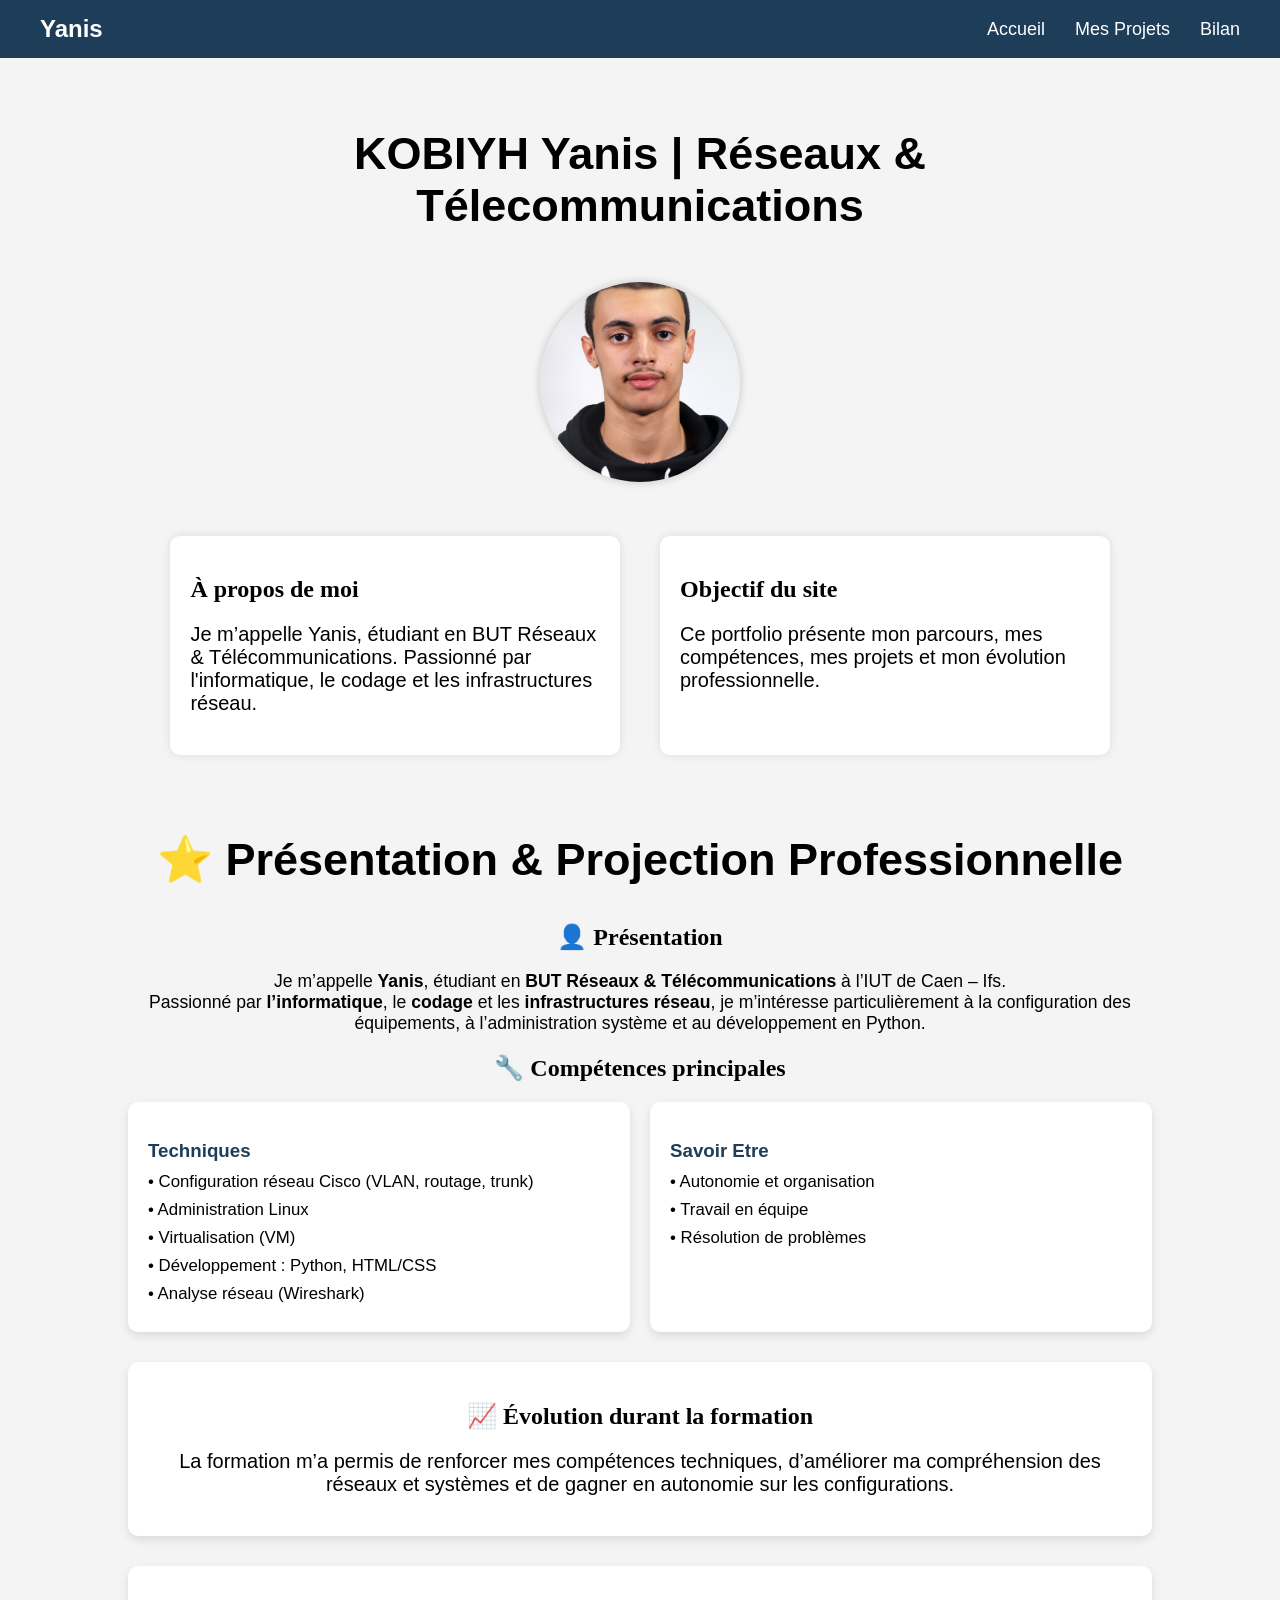
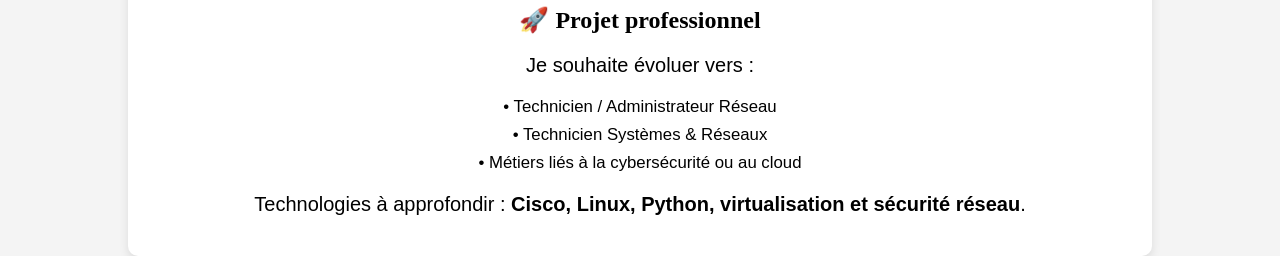
<file: index.html>
<!DOCTYPE html>
<html lang="fr">
<head>
    <meta charset="UTF-8">
    <meta name="viewport" content="width=device-width, initial-scale=1.0">
    <title>Portfolio - Yanis</title>
    <link rel="stylesheet" href="style.css">
</head>

<body>

<!-- NAVBAR -->
<nav class="navbar">
    <h1 class="logo">Yanis</h1>
    <ul class="nav-links">
        <li><a href="index.html">Accueil</a></li>
        <li><a href="sae2.html">Mes Projets</a></li>
        <li><a href="profil.html">Bilan</a></li>
    </ul>
</nav>

<!-- ACCUEIL -->
<div class="container">
    <h1>KOBIYH Yanis | Réseaux & Télecommunications</h1>

    <img src="data.jpg" alt="Photo professionnelle" class="photo">

    <div class="row">
        <div class="box">
            <h2>À propos de moi</h2>
            <p>
                Je m’appelle Yanis, étudiant en BUT Réseaux & Télécommunications.
                Passionné par l'informatique, le codage et les infrastructures réseau.
            </p>
        </div>

        <div class="box">
            <h2>Objectif du site</h2>
            <p>
                Ce portfolio présente mon parcours, mes compétences,
                mes projets et mon évolution professionnelle.
            </p>
        </div>
    </div>
</div>

<!-- ================= PRÉSENTATION ================= -->
<div class="container">

    <section class="presentation">
        <h1>⭐ Présentation & Projection Professionnelle</h1>

        <h2>👤 Présentation</h2>
        <p>
            Je m’appelle <strong>Yanis</strong>, étudiant en
            <strong>BUT Réseaux & Télécommunications</strong> à l’IUT de Caen – Ifs.<br>
            Passionné par <strong>l’informatique</strong>, le <strong>codage</strong>
            et les <strong>infrastructures réseau</strong>, je m’intéresse
            particulièrement à la configuration des équipements,
            à l’administration système et au développement en Python.
        </p>
    </section>

    <!-- COMPÉTENCES -->
    <section class="competences">
        <h2>🔧 Compétences principales</h2>

        <div class="skills">
            <div class="skill-box">
                <h3>Techniques</h3>
                <div class="skill-item">• Configuration réseau Cisco (VLAN, routage, trunk)</div>
                <div class="skill-item">• Administration Linux</div>
                <div class="skill-item">• Virtualisation (VM)</div>
                <div class="skill-item">• Développement : Python, HTML/CSS</div>
                <div class="skill-item">• Analyse réseau (Wireshark)</div>
            </div>

            <div class="skill-box">
                <h3>Savoir Etre</h3>
                <div class="skill-item">• Autonomie et organisation</div>
                <div class="skill-item">• Travail en équipe</div>
                <div class="skill-item">• Résolution de problèmes</div>
            </div>
        </div>
    </section>

    <!-- ÉVOLUTION -->
    <section class="evolution">
        <h2>📈 Évolution durant la formation</h2>
        <p>
            La formation m’a permis de renforcer mes compétences techniques,
            d’améliorer ma compréhension des réseaux et systèmes
            et de gagner en autonomie sur les configurations.
        </p>
    </section>

    <!-- PROJET PRO -->
    <section class="projet">
        <h2>🚀 Projet professionnel</h2>
        <p>Je souhaite évoluer vers :</p>

        <div class="skill-item">• Technicien / Administrateur Réseau</div>
        <div class="skill-item">• Technicien Systèmes & Réseaux</div>
        <div class="skill-item">• Métiers liés à la cybersécurité ou au cloud</div>

        <p>
            Technologies à approfondir :
            <strong>Cisco, Linux, Python, virtualisation et sécurité réseau</strong>.
        </p>
    </section>

</div>

</body>
</html>
</file>
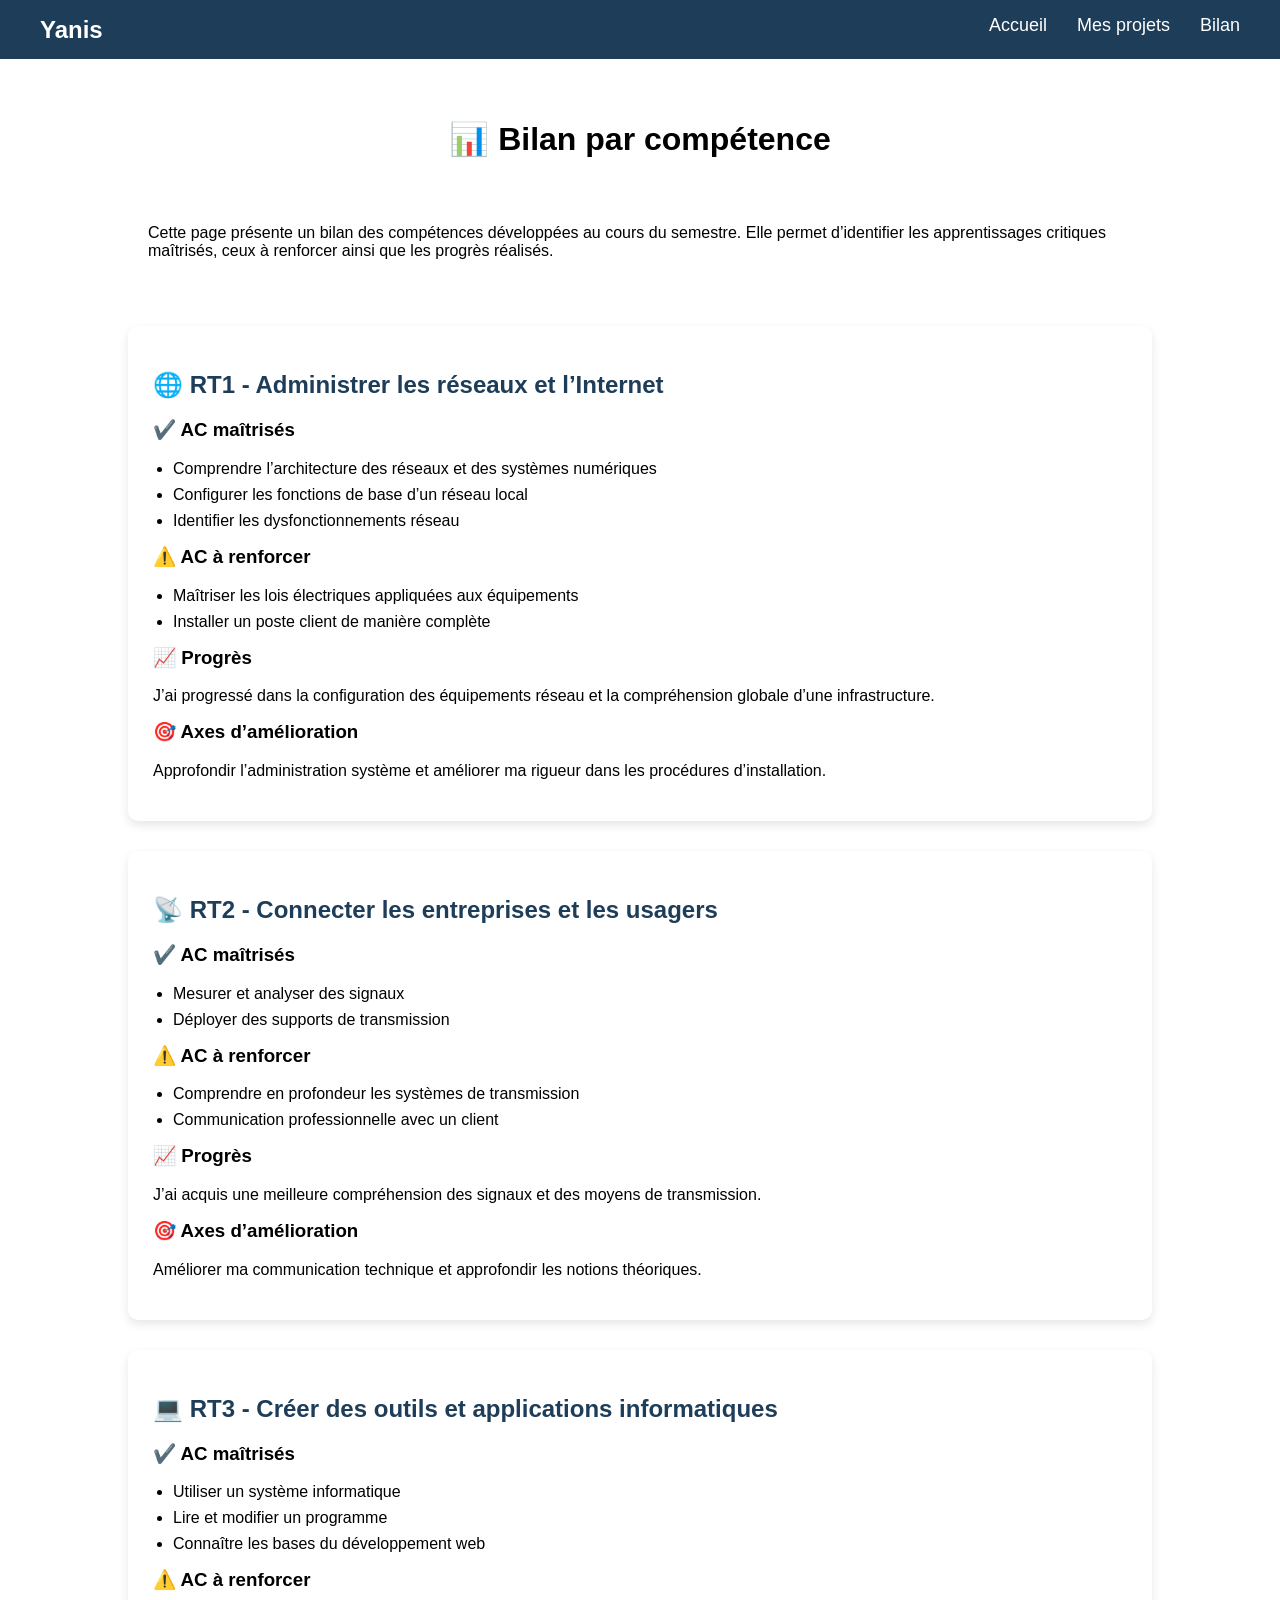
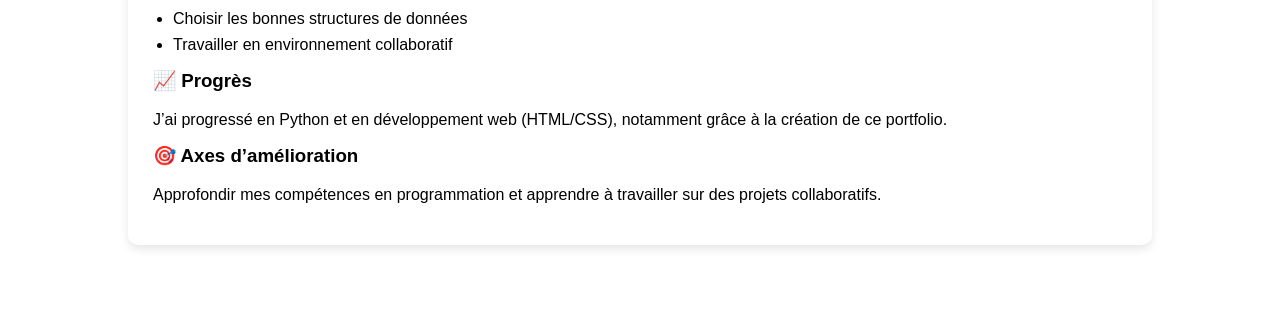
<file: profil.html>
<!DOCTYPE html>
<html lang="fr">
<head>
    <meta charset="UTF-8">
    <meta name="viewport" content="width=device-width, initial-scale=1.0">
    <title>Bilan par compétence</title>
    <link rel="stylesheet" href="bilan.css">
</head>

<body>

<!-- NAVBAR -->
<nav class="navbar">
    <h1 class="logo">Yanis</h1>
    <ul class="nav-links">
        <li><a href="index.html">Accueil</a></li>
        <li><a href="sae2.html">Mes projets</a></li>
        <li><a href="profil.html">Bilan</a></li>
    </ul>
</nav>

<div class="container">

    <h1>📊 Bilan par compétence</h1>

    <!-- INTRO -->
    <section class="intro">
        <p>
            Cette page présente un bilan des compétences développées au cours du semestre.
            Elle permet d’identifier les apprentissages critiques maîtrisés,
            ceux à renforcer ainsi que les progrès réalisés.
        </p>
    </section>

    <!-- RT1 -->
    <section class="competence">
        <h2>🌐 RT1 - Administrer les réseaux et l’Internet</h2>

        <h3>✔️ AC maîtrisés</h3>
        <ul>
            <li>Comprendre l’architecture des réseaux et des systèmes numériques</li>
            <li>Configurer les fonctions de base d’un réseau local</li>
            <li>Identifier les dysfonctionnements réseau</li>
        </ul>

        <h3>⚠️ AC à renforcer</h3>
        <ul>
            <li>Maîtriser les lois électriques appliquées aux équipements</li>
            <li>Installer un poste client de manière complète</li>
        </ul>

        <h3>📈 Progrès</h3>
        <p>
            J’ai progressé dans la configuration des équipements réseau
            et la compréhension globale d’une infrastructure.
        </p>

        <h3>🎯 Axes d’amélioration</h3>
        <p>
            Approfondir l’administration système et améliorer ma rigueur
            dans les procédures d’installation.
        </p>
    </section>

    <!-- RT2 -->
    <section class="competence">
        <h2>📡 RT2 - Connecter les entreprises et les usagers</h2>

        <h3>✔️ AC maîtrisés</h3>
        <ul>
            <li>Mesurer et analyser des signaux</li>
            <li>Déployer des supports de transmission</li>
        </ul>

        <h3>⚠️ AC à renforcer</h3>
        <ul>
            <li>Comprendre en profondeur les systèmes de transmission</li>
            <li>Communication professionnelle avec un client</li>
        </ul>

        <h3>📈 Progrès</h3>
        <p>
            J’ai acquis une meilleure compréhension des signaux
            et des moyens de transmission.
        </p>

        <h3>🎯 Axes d’amélioration</h3>
        <p>
            Améliorer ma communication technique et approfondir
            les notions théoriques.
        </p>
    </section>

    <!-- RT3 -->
    <section class="competence">
        <h2>💻 RT3 - Créer des outils et applications informatiques</h2>

        <h3>✔️ AC maîtrisés</h3>
        <ul>
            <li>Utiliser un système informatique</li>
            <li>Lire et modifier un programme</li>
            <li>Connaître les bases du développement web</li>
        </ul>

        <h3>⚠️ AC à renforcer</h3>
        <ul>
            <li>Choisir les bonnes structures de données</li>
            <li>Travailler en environnement collaboratif</li>
        </ul>

        <h3>📈 Progrès</h3>
        <p>
            J’ai progressé en Python et en développement web (HTML/CSS),
            notamment grâce à la création de ce portfolio.
        </p>

        <h3>🎯 Axes d’amélioration</h3>
        <p>
            Approfondir mes compétences en programmation
            et apprendre à travailler sur des projets collaboratifs.
        </p>
    </section>

</div>

</body>
</html>
</file>
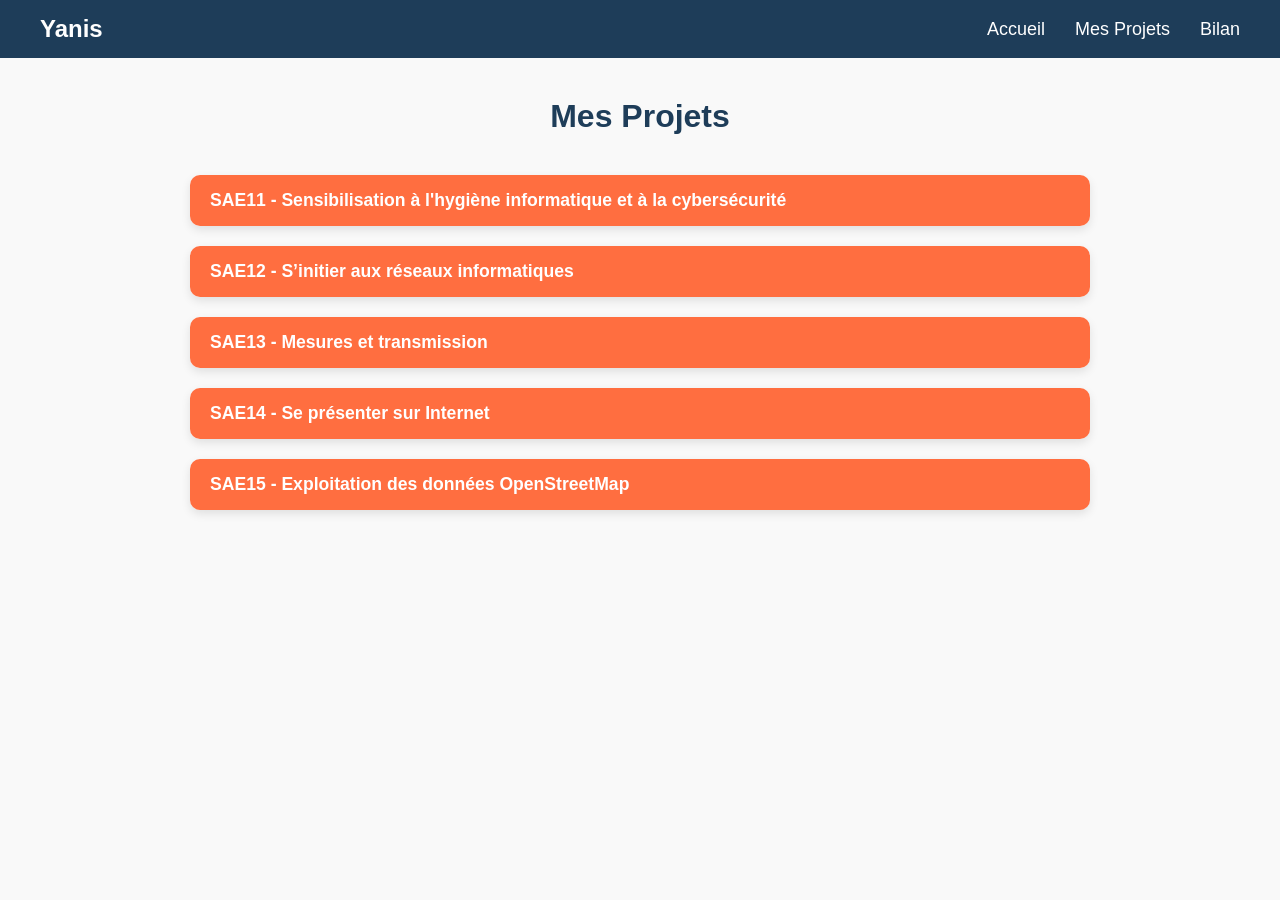
<file: sae2.html>
<!DOCTYPE html>
<html lang="fr">
<head>
    <meta charset="UTF-8">
    <meta name="viewport" content="width=device-width, initial-scale=1.0">
    <title>Mes SAÉ</title>
    <link rel="stylesheet" href="sae2.css">
</head>
<body>

<nav class="navbar">
    <h1 class="logo">Yanis</h1>
    <ul class="nav-links">
        <li><a href="index.html">Accueil</a></li>
        <li><a href="sae2.html">Mes Projets</a></li>
        <li><a href="profil.html">Bilan</a></li>
    </ul>
</nav>

<div class="container">
    <h1>Mes Projets</h1>

    <div class="sae">
        <button class="sae-title">SAE11 - Sensibilisation à l'hygiène informatique et à la cybersécurité</button>
        <div class="sae-content">

            <h3>Description / Objectif</h3>
            <p>
                L'objectif de cette SAÉ était de s'approprier les concepts fondamentaux de la sécurité des systèmes d'information à travers le MOOC de l'ANSSI, afin de développer des réflexes professionnels face aux cybermenaces. Les connaissances ont été validées par un QCM officiel et une soutenance orale.
            </p>

            <h3>Mise en lien avec les compétences et Apprentissages Critiques (AC)</h3>
            <p>
                Cette SAÉ s'inscrit directement dans la compétence <strong>"Gérer un projet de sécurité"</strong>. Elle valide les AC liés à la compréhension des risques informatiques, à l'application des règles d'hygiène numérique, et à la communication professionnelle. L'analyse des vulnérabilités courantes justifie l'importance de ces apprentissages pour sécuriser un parc informatique.
            </p>

            <h3>Tâches réalisées</h3>
            <p>
                Suivi rigoureux des 4 modules du MOOC ANSSI (authentification, sécurité web, nomadisme, sécurité des postes), fiches de synthèse personnelles, passage et obtention des certifications de modules, et préparation d'un support visuel pour l'évaluation orale.
            </p>

            <h3>Résultats obtenus et Preuves de compétences</h3>
            <p>
                L'intégralité des modules a été validée avec succès. Vous trouverez ci-dessous un exemple de ce j'ai expérimenté au cour de cette SAE.
            </p>
            <div class="preuve-image">
                <img src="hydra.webp" alt="Attestation de réussite MOOC ANSSI - Yanis" style="max-width:100%; height:auto; margin-top:10px; border:1px solid #ccc;">
            </div>

            <h3>Analyse réflexive (Progression et Adaptation)</h3>
            <p>
                Au départ, j'appréhendais la densité technique des concepts de cryptographie et de gestion des clés. Pour y remédier, j'ai adapté ma méthode de travail en structurant des cartes mentales. Cette démarche m'a permis de progresser significativement sur la clarté de mon argumentation lors de l'oral final, passant d'une simple restitution de cours à une véritable posture de conseil en hygiène informatique.
            </p>

        </div>
    </div>

    <div class="sae">
        <button class="sae-title">SAE12 - S’initier aux réseaux informatiques</button>
        <div class="sae-content">

            <h3>Description / Objectif</h3>
            <p>
                Cette SAÉ consistait à concevoir, dimensionner et déployer une infrastructure réseau locale (LAN) sécurisée pour une entreprise virtuelle, en intégrant un plan d'adressage IPv4 structuré, des commutateurs/routeurs Cisco et un serveur Linux Debian.
            </p>

            <h3>Mise en lien avec les compétences et Apprentissages Critiques (AC)</h3>
            <p>
                Ce projet est au cœur de la compétence <strong>"Connecter les entreprises"</strong> et <strong>"Administrer les systèmes"</strong>. Il valide la capacité à segmenter un réseau (VLAN), à acheminer des paquets (routage statique/inter-VLAN) et à déployer des services indispensables (DNS, DHCP, Apache). Ces AC sont justifiés par la nécessité d'isoler les flux d'une infrastructure d'entreprise pour des raisons de performance et de sécurité.
            </p>

            <h3>Tâches réalisées</h3>
            <p>
                Calcul et découpage de sous-réseaux (VLSM), configuration physique et logique du matériel Cisco (VTP, Spanning-Tree, SSH), installation et durcissement d'un serveur Debian avec configuration des fichiers de services (named.conf, dhcpd.conf) et tests d'interconnexion (ping, traceroute, Wireshark).
            </p>

            <h3>Résultats obtenus et Preuves de compétences</h3>
            <p>
                L'infrastructure globale est pleinement fonctionnelle : les machines clientes reçoivent dynamiquement leurs configurations IP et accèdent au site web interne via le serveur DNS. Le schéma d'architecture ci-dessous met en évidence la topologie logique retenue.
            </p>
            <div class="preuve-image">
                <img src="Capture d’écran 2026-05-18 221158.jpg" alt="Schéma de la topologie réseau Cisco et Debian - Yanis" style="max-width:100%; height:auto; margin-top:10px; border:1px solid #ccc;">
            </div>

            <h3>Analyse réflexive (Progression et Adaptation)</h3>
            <p>
                La principale difficulté a été la résolution d'un problème de routage inter-VLAN où les paquets n'atteignaient pas la passerelle Debian. En analysant les tables de routage et en utilisant Wireshark, j'ai compris qu'il s'agissait d'une mauvaise configuration d'encapsulation (802.1Q) sur le trunk. Cette erreur m'a forcé à être plus méthodique et rigoureux dans mes diagnostics système, renforçant ainsi mon autonomie technique.
            </p>

        </div>
    </div>

    <div class="sae">
        <button class="sae-title">SAE13 - Mesures et transmission</button>
        <div class="sae-content">

            <h3>Description / Objectif</h3>
            <p>
                L'objectif était d'analyser la qualité et les limites physiques des supports de transmission de l'information (cuivre, fibre, hertzien). Il s'agissait de caractériser des signaux, de mesurer des affaiblissements et de comprendre l'impact du bruit sur la bande passante.
            </p>

            <h3>Mise en lien avec les compétences et Apprentissages Critiques (AC)</h3>
            <p>
                Cette SAÉ s'associe à la compétence <strong>"Connecter les utilisateurs"</strong>. Elle valide les AC portant sur la maîtrise des grandeurs physiques (fréquence, atténuation en dB, rapport signal sur bruit) et l'utilisation d'outils de mesure en laboratoire. Comprendre ces phénomènes est indispensable pour diagnostiquer des pannes physiques ou valider la conformité d'un câblage réseau.
            </p>

            <h3>Tâches réalisées</h3>
            <p>
                Manipulation d'un oscilloscope et d'un générateur de fonctions (GBF), calculs théoriques de la capacité de canal (loi de Shannon-Hartley), mesures expérimentales de l'atténuation d'un signal en fonction de la distance, et rédaction d'un compte-rendu de synthèse technique.
            </p>

            <h3>Résultats obtenus et Preuves de compétences</h3>
            <p>
                Validation des modèles théoriques par la pratique avec l'obtention de courbes de réponse en fréquence précises. La capture suivante de mon compte-rendu montre mes relevés expérimentaux par rapport aux courbes théoriques attendues.
            </p>
            <div class="preuve-image">
                <img src="telecom.jpg" alt="Courbes de mesures et relevés d'oscilloscope - Yanis" style="max-width:100%; height:auto; margin-top:10px; border:1px solid #ccc;">
            </div>

            <h3>Analyse réflexive (Progression et Adaptation)</h3>
            <p>
                L'utilisation de l'oscilloscope numérique a d'abord été une source d'erreurs, notamment pour synchroniser correctement les signaux bruités. En sollicitant l'enseignant et en retentant les manipulations, j'ai appris à régler finement les déclencheurs (Trigger). Cela m'a appris l'importance de la précision et du doute scientifique face à une mesure aberrante, développant ainsi mon esprit critique.
            </p>

        </div>
    </div>

    <div class="sae">
        <button class="sae-title">SAE14 - Se présenter sur Internet</button>
        <div class="sae-content">

            <h3>Description / Objectif</h3>
            <p>
                Conception et réalisation d'un site web portfolio professionnel responsive (s'adaptant aux mobiles) en exploitant uniquement les technologies HTML5 et CSS3, tout en respectant les critères d'accessibilité et les standards du W3C.
            </p>

            <h3>Mise en lien avec les compétences et Apprentissages Critiques (AC)</h3>
            <p>
                Ce projet valide des compétences transverses et la compétence <strong>"Créer des outils de communication"</strong>. Les AC démontrés sont la maîtrise absolue de la structure sémantique HTML, l'utilisation avancée de Flexbox/Grid pour la mise en page, l'intégration du responsive design via les Media Queries, et la gestion du versioning. L'atteinte de ces AC garantit un code propre, maintenable et indexable par les moteurs de recherche.
            </p>

            <h3>Tâches réalisées</h3>
            <p>
                Création des maquettes fonctionnelles (Wireframes), rédaction du code sémantique HTML5, conception de la charte graphique en CSS, intégration d'animations fluides, tests de compatibilité multi-navigateurs, validation au validateur W3C, et déploiement continu à l'aide de Git et GitHub Pages.
            </p>

            <h3>Résultats obtenus et Preuves de compétences</h3>
            <p>
                Un site web entièrement valide, fluide et responsive. L'image suivante montre le rendu visuel de la page d'accueil ainsi que le score parfait obtenu lors du test de validation sémantique.
            </p>
            <div class="preuve-image">
                <img src="apercu-site.jpg" alt="Aperçu du site web et validation W3C - Yanis" style="max-width:100%; height:auto; margin-top:10px; border:1px solid #ccc;">
                <img src="validation-w3c.jpg" alt="Aperçu du site web et validation W3C - Yanis" style="max-width:100%; height:auto; margin-top:10px; border:1px solid #ccc;">
            </div>

            <h3>Analyse réflexive (Progression et Adaptation)</h3>
            <p>
                Mon principal défi a été de rendre le menu de navigation (Navbar) parfaitement responsive sur les écrans de smartphones sans utiliser de JavaScript. J'ai dû faire des recherches supplémentaires pour exploiter l'astuce CSS de la "checkbox masquée" pour déclencher le menu burger. Cette contrainte m'a poussé à approfondir mes connaissances en CSS moderne et m'a prouvé qu'on pouvait trouver des solutions élégantes et légères en respectant scrupuleusement les standards.
            </p>

        </div>
    </div>

    <div class="sae">
        <button class="sae-title">SAE15 - Exploitation des données OpenStreetMap</button>
        <div class="sae-content">

            <h3>Description / Objectif</h3>
            <p>
                L'objectif était de concevoir une application de traitement de données géographiques en Python capable d'interroger les API d'OpenStreetMap (Overpass API), d'extraire des flux de données complexes (au format JSON/XML) et de les formater automatiquement sous forme de fiches de synthèse interactives (Markdown/HTML).
            </p>

            <h3>Mise en lien avec les compétences et Apprentissages Critiques (AC)</h3>
            <p>
                Cette SAÉ s'inscrit dans la compétence <strong>"Développer des applications pour les réseaux"</strong>. Elle valide les AC liés à l'algorithmie en Python, à la manipulation de structures de données imbriquées (dictionnaires, listes), à la gestion de requêtes HTTP réseau et au parsing de fichiers. Ces apprentissages sont essentiels pour automatiser des tâches d'administration ou traiter de grands volumes de logs réseaux.
            </p>

            <h3>Tâches réalisées</h3>
            <p>
                Écriture des scripts Python (modules `requests` et `json`), écriture de requêtes Overpass spécifiques pour cibler des points d'intérêt (POI), gestion des exceptions réseau, filtrage des données géographiques extraites, et programmation de l'écriture automatisée de fichiers de sortie au format Markdown.
            </p>

            <h3>Résultats obtenus et Preuves de compétences</h3>
            <p>
                Le script automatise la génération de rapports complets en quelques secondes. Ci-dessous, vous pouvez observer un extrait de mon code Python structuré.
            </p>
            <div class="preuve-image">
                <img src="extrait-code.jpg" alt="Extrait de code Python et rendu de la fiche générée - Yanis" style="max-width:100%; height:auto; margin-top:10px; border:1px solid #ccc;">
            </div>

            <h3>Analyse réflexive (Progression et Adaptation)</h3>
            <p>
                Au début du projet, mon script plantait dès que l'API OpenStreetMap renvoyait une valeur vide ou manquante pour un bâtiment (ex: absence de tag "name"). J'ai dû faire évoluer mon code en remplaçant mes accès directs aux dictionnaires par la méthode `.get()` de Python afin de gérer proprement les valeurs par défaut. Cette expérience m'a appris à anticiper les anomalies de données externes et à rendre mes programmes beaucoup plus robustes et tolérants aux pannes.
            </p>

        </div>
    </div>

</div>

<script src="script.js"></script>

</body>
</html>
</file>
<file: style.css>
p{
    font-size: 20px;
    font-family: 'Lucida Sans', 'Lucida Sans Regular', 'Lucida Grande', 'Lucida Sans Unicode', Geneva, Verdana, sans-serif;
}

h1{
    font-size: 45px;
}

body {
    margin: 0;
    padding: 0;
    font-family: Arial, sans-serif;
    background: #f4f4f4;
    text-align: center;
}

.container {
    width: 80%;
    margin: 0 auto;
    padding-top: 40px;
}

/* Image */
.photo {
    width: 200px;
    height: 200px;
    object-fit: cover;
    border-radius: 100%;
    margin: 20px 0;
    box-shadow: 0 0 10px rgba(0,0,0,0.2);
}

/* Disposition des deux blocs */
.row {
    display: flex;
    justify-content: center;
    gap: 40px;
    margin-top: 30px;
}

/* Style des deux blocs */
.box {
    width: 40%;
    background: white;
    padding: 20px;
    border-radius: 10px;
    box-shadow: 0 0 10px rgba(0,0,0,0.1);
    text-align: left;
}

h2{
    font-family: 'Times New Roman', Times, serif;
}


/* ===== PRÉSENTATION ===== */
.presentation p {
    font-size: 1.1rem;
}

/* Compétences */
.competences .skills {
    display: flex;
    justify-content: space-between;
    flex-wrap: wrap;
    gap: 20px;
}

.skill-box {
    flex: 1 1 45%;
    background: white;
    padding: 20px;
    border-radius: 10px;
    box-shadow: 0 4px 10px rgba(0,0,0,0.1);
    text-align: left;
}

.skill-box h3 {
    color: #1e3d59;
    margin-bottom: 10px;
}

.skill-item {
    margin-bottom: 8px;
    font-size: 1.05rem;
}

/* Évolution et projet */
.evolution, .projet {
    background: white;
    padding: 20px;
    margin-top: 30px;
    border-radius: 10px;
    box-shadow: 0 4px 10px rgba(0,0,0,0.1);
}

/* ===== NAVBAR ===== */
.navbar {
    display: flex;
    justify-content: space-between;
    align-items: center;
    background: #1e3d59;
    padding: 15px 40px;
    color: white;
    position: sticky;
    top: 0;
}

.logo {
    margin: 0;
    font-size: 24px;
}

.nav-links {
    list-style: none;
    display: flex;
    gap: 30px;
    margin: 0;
    padding: 0;
}

.nav-links li {
    display: inline;
}

.nav-links a {
    text-decoration: none;
    color: white;
    font-size: 18px;
    transition: 0.3s;
}

.nav-links a:hover {
    color: #f4a261;
}
</file>
<file: bilan.css>
/* ===== NAVBAR ===== */
.navbar {
    display: flex;
    justify-content: space-between;
    align-items: center;
    background: #1e3d59;
    padding: 15px 40px;
    color: white;
    position: sticky;
    top: 0;
    z-index: 1000;
}

.logo {
    margin: 0;
    font-size: 24px;
}

.nav-links {
    list-style: none;
    display: flex;
    gap: 30px;
    margin: 0;
    padding: 0;
}

.nav-links a {
    text-decoration: none;
    color: white;
    font-size: 18px;
}

.nav-links a:hover {
    color: #ff6e40;
}

/* ===== GLOBAL ===== */
body {
    margin: 0;
    font-family: Arial, sans-serif;

}

.container {
    width: 80%;
    margin: auto;
    padding: 40px 0;
}

/* TITRES */
h1 {
    text-align: center;
    margin-bottom: 30px;
}

h2 {
    color: #1e3d59;
}

h3 {
    margin-top: 15px;
}

/* BLOCS */
.competence {
    background: white;
    padding: 25px;
    margin-bottom: 30px;
    border-radius: 10px;
    box-shadow: 0 4px 10px rgba(0,0,0,0.1);
    text-align: left;
}

.intro {
    background: white;
    padding: 20px;
    margin-bottom: 30px;
    border-radius: 10px;
}

/* LISTES */
ul {
    padding-left: 20px;
}

li {
    margin-bottom: 8px;
}
</file>
<file: sae2.css>
p{
    font-size: 20px;
    font-family: 'Lucida Sans', 'Lucida Sans Regular', 'Lucida Grande', 'Lucida Sans Unicode', Geneva, Verdana, sans-serif;
}



body {
    font-family: 'Segoe UI', Tahoma, Geneva, Verdana, sans-serif;
    background: #f9f9f9;
    color: #333;
    margin: 0;
    padding: 0;
}

.container {
    width: 85%;
    max-width: 900px;
    margin: 40px auto;
    padding: 0 20px;
}

h1 {
    text-align: center;
    color: #1e3d59;
    margin-bottom: 40px;
}

/* SAE */
.sae {
    margin-bottom: 20px;
    border-radius: 10px;
    overflow: hidden;
    box-shadow: 0 4px 10px rgba(0,0,0,0.1);
    background: white;
}

.sae-title {
    width: 100%;
    padding: 15px 20px;
    background: #ff6e40;
    color: white;
    font-size: 1.1rem;
    font-weight: bold;
    text-align: left;
    border: none;
    cursor: pointer;
    outline: none;
    transition: background 0.3s;
}

.sae-title:hover {
    background: #ff7043;
}

.sae-content {
    display: none;
    padding: 20px;
    text-align: left;
    line-height: 1.5;
}

.sae-content h3 {
    color: #1e3d59;
    margin-top: 15px;
    margin-bottom: 10px;
}

/* ===== NAVBAR ===== */
.navbar {
    display: flex;
    justify-content: space-between;
    align-items: center;
    background: #1e3d59;
    padding: 15px 40px;
    color: white;
    position: sticky;
    top: 0;
    z-index: 1000;
}

.logo {
    margin: 0;
    font-size: 24px;
    color: white;
}

.nav-links {
    list-style: none;
    display: flex;
    gap: 30px;
    margin: 0;
    padding: 0;
}

.nav-links li {
    display: inline;
}

.nav-links a {
    text-decoration: none;
    color: white;
    font-size: 18px;
    transition: 0.3s;
}

.nav-links a:hover {
    color: #ff6e40;
}
</file>
